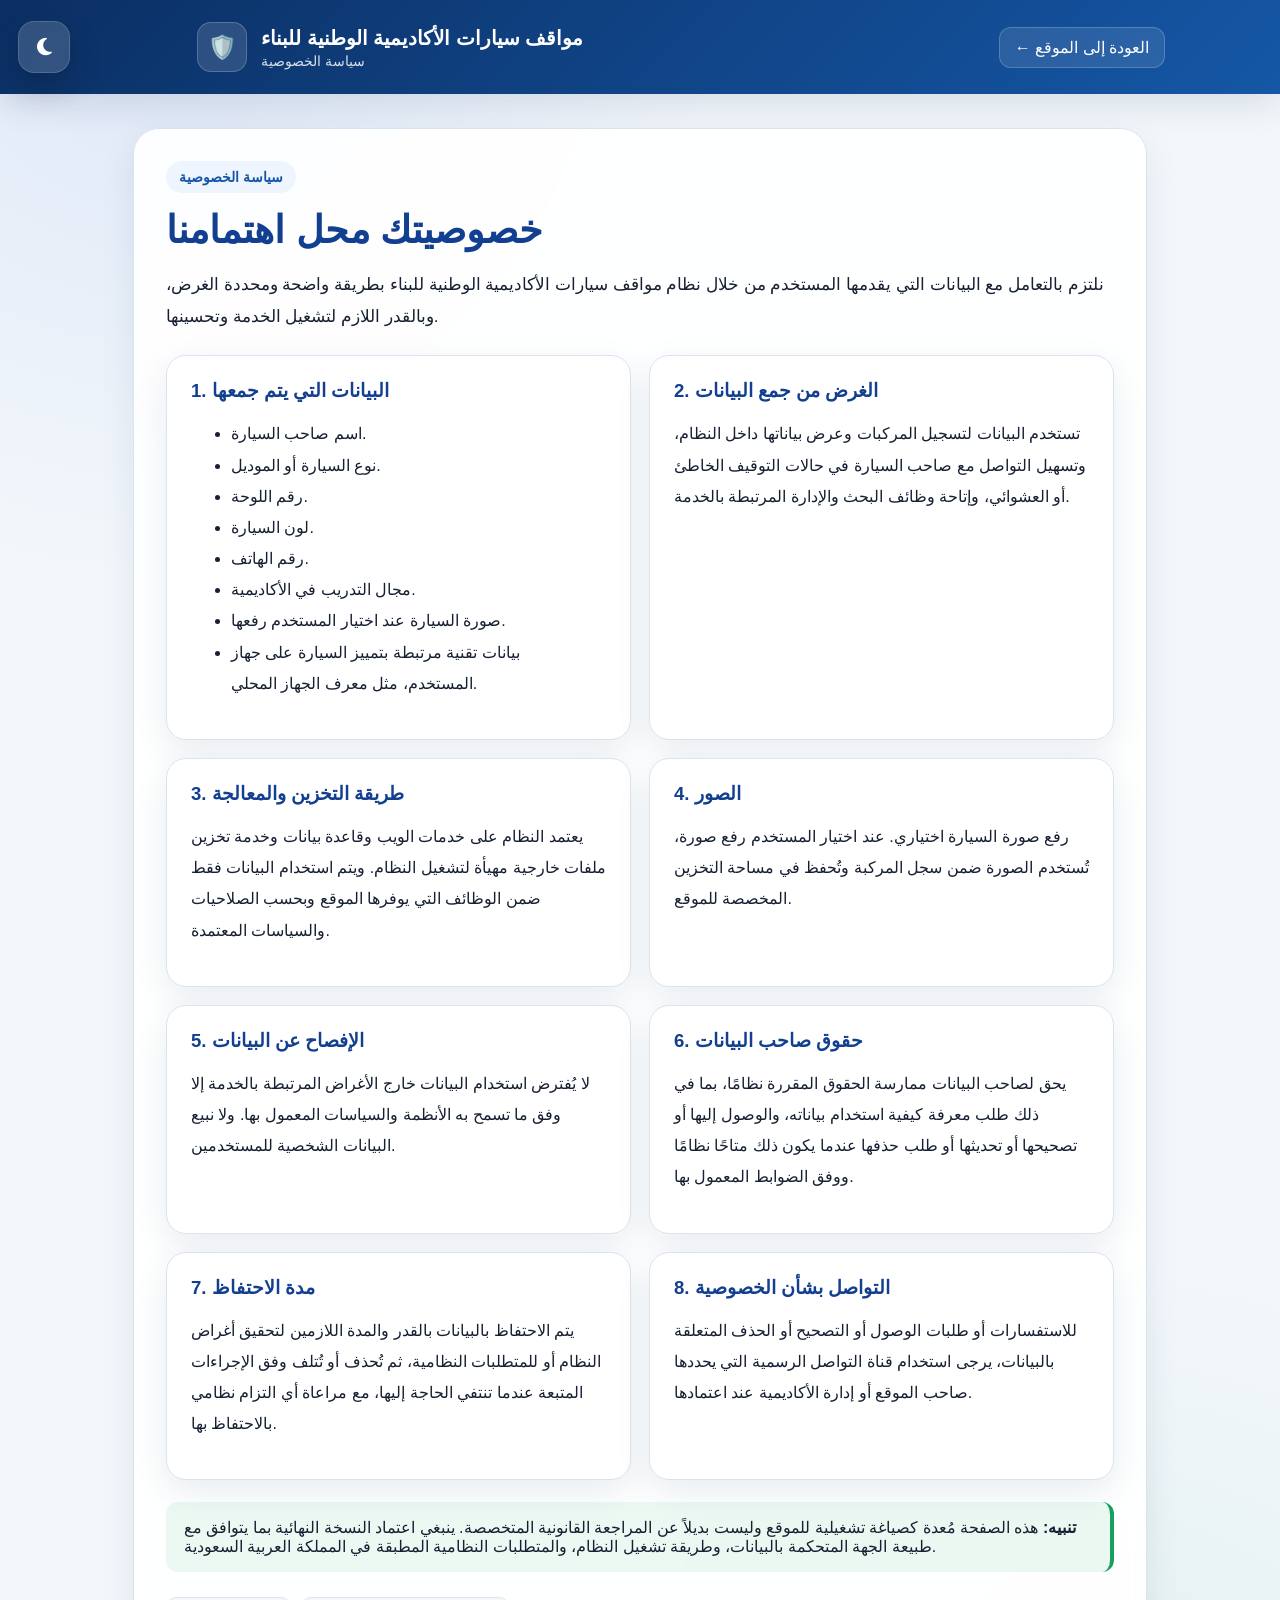
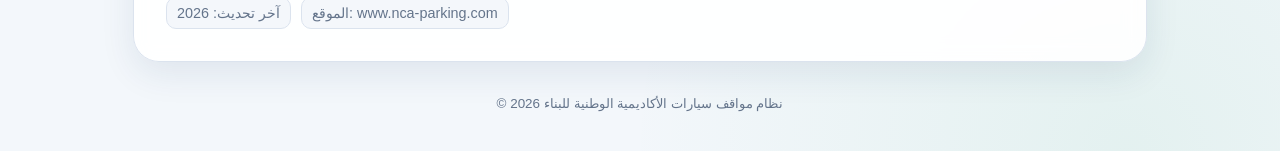
<file: privacy.html>
<head>
  <meta charset="UTF-8">
  <meta name="viewport" content="width=device-width, initial-scale=1.0">
  <title>سياسة الخصوصية | مواقف سيارات الأكاديمية الوطنية للبناء</title>
  <link rel="stylesheet" href="https://cdnjs.cloudflare.com/ajax/libs/font-awesome/6.4.0/css/all.min.css">
  <meta name="description" content="سياسة الخصوصية لنظام مواقف سيارات الأكاديمية الوطنية للبناء">
  



<style>
:root{
  --navy:#0b2f63;
  --blue:#1557a6;
  --green:#0a9b55;
  --ink:#182234;
  --muted:#64748b;
  --bg:#f4f7fb;
  --card:#ffffff;
  --line:#e2e8f0;
}
*{box-sizing:border-box}
body{
  margin:0;
  font-family:"Segoe UI",Tahoma,Arial,sans-serif;
  color:var(--ink);
  background:
    radial-gradient(circle at 10% 0%, rgba(21,87,166,.12), transparent 30%),
    radial-gradient(circle at 90% 100%, rgba(10,155,85,.08), transparent 30%),
    var(--bg);
}
.top{
  background:linear-gradient(135deg,var(--navy),var(--blue));
  color:white;
  padding:22px 18px;
}
.top-inner{max-width:1050px;margin:auto;display:flex;align-items:center;justify-content:space-between;gap:20px}
.brand{display:flex;align-items:center;gap:14px}
.brand .mark{
  width:50px;height:50px;border-radius:14px;
  display:grid;place-items:center;
  background:rgba(255,255,255,.13);
  border:1px solid rgba(255,255,255,.2);
  font-size:23px;
}
.brand h1{margin:0;font-size:1.25rem}
.brand p{margin:3px 0 0;opacity:.84;font-size:.9rem}
.back{
  color:white;text-decoration:none;
  padding:10px 15px;border-radius:12px;
  background:rgba(255,255,255,.1);
  border:1px solid rgba(255,255,255,.2);
  white-space:nowrap;
}
.wrap{max-width:1050px;margin:34px auto;padding:0 18px}
.hero{
  background:rgba(255,255,255,.88);
  border:1px solid var(--line);
  border-radius:26px;
  padding:32px;
  box-shadow:0 18px 60px rgba(15,45,90,.10);
  backdrop-filter:blur(10px);
}
.badge{
  display:inline-flex;align-items:center;gap:8px;
  padding:8px 13px;border-radius:999px;
  background:#eef5ff;color:var(--blue);
  font-weight:800;font-size:.88rem;
}
h2{margin:14px 0 10px;color:var(--navy);font-size:clamp(1.8rem,4vw,2.4rem)}
.lead{color:var(--muted);font-size:1.06rem;line-height:1.9}
.grid{display:grid;grid-template-columns:repeat(2,minmax(0,1fr));gap:18px;margin-top:22px}
.section{
  background:var(--card);
  border:1px solid var(--line);
  border-radius:20px;
  padding:24px;
}
.section h3{margin:0 0 12px;color:var(--navy);font-size:1.16rem}
.section p,.section li{color:#4b5563;line-height:1.95}
.section ul{padding-right:20px}
.note{
  margin-top:22px;padding:16px 18px;
  border-right:4px solid var(--green);
  background:#f0faf5;border-radius:12px;color:#234;
}
.meta{margin-top:25px;display:flex;flex-wrap:wrap;gap:10px;color:var(--muted);font-size:.9rem}
.meta span{background:#f8fafc;border:1px solid var(--line);padding:7px 10px;border-radius:10px}
footer{max-width:1050px;margin:18px auto 40px;padding:0 18px;color:#76839a;text-align:center;font-size:.84rem}
@media(max-width:760px){.grid{grid-template-columns:1fr}.hero{padding:22px}.top-inner{align-items:flex-start;flex-direction:column}.back{width:100%;text-align:center}}
</style>

<style id="index-theme-matched">
  :root{
    --bg-primary:#f3f7fb;
    --bg-secondary:#ffffff;
    --bg-elevated:rgba(255,255,255,.92);
    --text-primary:#172033;
    --text-secondary:#64748b;
    --text-muted:#8b98aa;
    --accent-blue:#123f8f;
    --accent-blue-light:#2c67d8;
    --accent-green:#16a05d;
    --accent-red:#d9364f;
    --accent-yellow:#f2b705;
    --accent-info:#168ca5;
    --border-color:#dbe3ee;
    --input-bg:#ffffff;
    --hover-bg:#f4f7fb;
    --header-shadow:0 10px 34px rgba(16,42,82,.12);
    --card-shadow:0 12px 35px rgba(18,52,96,.09);
  }

  [data-theme="dark"]{
    --bg-primary:#0b1220;
    --bg-secondary:#121b2b;
    --bg-elevated:rgba(18,27,43,.94);
    --text-primary:#f4f7fb;
    --text-secondary:#aab6c7;
    --text-muted:#7f8ca0;
    --accent-blue:#79a6ff;
    --accent-blue-light:#3e76e5;
    --accent-green:#45cf8a;
    --accent-red:#ff6b7c;
    --accent-yellow:#ffd45a;
    --accent-info:#59c4da;
    --border-color:#27344a;
    --input-bg:#0f1726;
    --hover-bg:#182337;
    --header-shadow:0 16px 45px rgba(0,0,0,.34);
    --card-shadow:0 18px 48px rgba(0,0,0,.28);
  }

  html{color-scheme:light;}
  html[data-theme="dark"]{color-scheme:dark;}

  body{
    background:
      radial-gradient(circle at 12% 0%,rgba(44,103,216,.10),transparent 28%),
      radial-gradient(circle at 88% 100%,rgba(22,160,93,.07),transparent 24%),
      var(--bg-primary);
    color:var(--text-primary);
    transition:background-color .35s ease,color .35s ease;
  }

  .top{position:relative;box-shadow:var(--header-shadow);}
  .top-inner{position:relative;padding-left:82px;}

  .hero{
    background:var(--bg-elevated);
    border-color:var(--border-color);
    box-shadow:var(--card-shadow);
    color:var(--text-primary);
    transition:background-color .35s ease,border-color .35s ease,box-shadow .35s ease,color .35s ease;
  }

  .section{
    background:var(--bg-secondary);
    border-color:var(--border-color);
    color:var(--text-primary);
    box-shadow:var(--card-shadow);
    transition:background-color .35s ease,border-color .35s ease,box-shadow .35s ease,color .35s ease;
  }

  h2,.section h3{color:var(--accent-blue);}
  .lead,.section p,.section li{color:var(--text-primary);}
  .meta{color:var(--text-secondary);}
  .meta span{
    background:var(--hover-bg);
    border-color:var(--border-color);
    color:var(--text-secondary);
  }
  .note{
    background:rgba(22,160,93,.08);
    border-right-color:var(--accent-green);
    color:var(--text-primary);
  }
  footer{color:var(--text-secondary);}

  [data-theme="dark"] .hero,
  [data-theme="dark"] .section{
    background:var(--bg-secondary);
    border-color:var(--border-color);
    color:var(--text-primary);
    box-shadow:var(--card-shadow);
  }
  [data-theme="dark"] h2,
  [data-theme="dark"] .section h3{color:var(--accent-blue);}
  [data-theme="dark"] .lead,
  [data-theme="dark"] .section p,
  [data-theme="dark"] .section li{color:var(--text-primary);}
  [data-theme="dark"] .note{
    background:rgba(69,207,138,.09);
    color:var(--text-primary);
    border-right-color:var(--accent-green);
  }
  [data-theme="dark"] .meta span{
    background:var(--hover-bg);
    border-color:var(--border-color);
    color:var(--text-secondary);
  }

  /* زر الوضع بنفس بساطة ورقي الموقع الرئيسي */
  .legal-theme-toggle{
    position:absolute;
    top:50%;
    left:18px;
    width:52px;
    height:52px;
    transform:translateY(-50%);
    padding:0;
    border:1px solid rgba(255,255,255,.15);
    border-radius:16px;
    background:rgba(255,255,255,.16);
    color:#fff;
    display:grid;
    place-items:center;
    cursor:pointer;
    z-index:30;
    box-shadow:0 14px 32px rgba(0,0,0,.18);
    backdrop-filter:blur(12px);
    -webkit-backdrop-filter:blur(12px);
    transition:transform .25s ease,background .25s ease,box-shadow .25s ease;
  }
  .legal-theme-toggle:hover{
    transform:translateY(-50%) scale(1.04);
    background:rgba(255,255,255,.25);
    box-shadow:0 18px 40px rgba(0,0,0,.24);
  }
  .legal-theme-toggle:active{transform:translateY(-50%) scale(.97);}
  .legal-theme-toggle:focus-visible{
    outline:none;
    box-shadow:0 0 0 4px rgba(121,166,255,.22),0 14px 32px rgba(0,0,0,.18);
  }
  .legal-theme-toggle i{
    font-size:1.24rem;
    transition:transform .35s ease,color .25s ease;
  }
  [data-theme="dark"] .legal-theme-toggle{
    background:rgba(15,23,38,.76);
    border-color:rgba(121,166,255,.22);
  }
  [data-theme="dark"] .legal-theme-toggle i{
    color:var(--accent-yellow);
    transform:rotate(180deg);
  }

  @media(max-width:760px){
    .top-inner{padding-left:64px;}
    .legal-theme-toggle{left:10px;width:48px;height:48px;border-radius:15px;}
  }
  @media(max-width:420px){
    .top-inner{padding-left:56px;}
    .legal-theme-toggle{left:8px;width:44px;height:44px;border-radius:13px;}
  }
</style>

</head></head>
<body>
<header class="top">
  <button class="legal-theme-toggle" id="legalThemeToggleBtn" type="button"
          aria-label="تفعيل الوضع الليلي" title="تفعيل الوضع الليلي">
    <i class="fas fa-moon" aria-hidden="true"></i>
  </button>
<div class="top-inner">
    <div class="brand">
      <div class="mark">🛡️</div>
      <div>
        <h1>مواقف سيارات الأكاديمية الوطنية للبناء</h1>
        <p>سياسة الخصوصية</p>
      </div>
    </div>
    <a class="back" href="https://www.nca-parking.com/">← العودة إلى الموقع</a>
  </div>
</header>

<main class="wrap">
  <section class="hero">
    <span class="badge">سياسة الخصوصية</span>
    <h2>خصوصيتك محل اهتمامنا</h2>
    <p class="lead">
      نلتزم بالتعامل مع البيانات التي يقدمها المستخدم من خلال نظام مواقف سيارات الأكاديمية
      الوطنية للبناء بطريقة واضحة ومحددة الغرض، وبالقدر اللازم لتشغيل الخدمة وتحسينها.
    </p>

    <div class="grid">
      <article class="section">
        <h3>1. البيانات التي يتم جمعها</h3>
        <ul>
          <li>اسم صاحب السيارة.</li>
          <li>نوع السيارة أو الموديل.</li>
          <li>رقم اللوحة.</li>
          <li>لون السيارة.</li>
          <li>رقم الهاتف.</li>
          <li>مجال التدريب في الأكاديمية.</li>
          <li>صورة السيارة عند اختيار المستخدم رفعها.</li>
          <li>بيانات تقنية مرتبطة بتمييز السيارة على جهاز المستخدم، مثل معرف الجهاز المحلي.</li>
        </ul>
      </article>

      <article class="section">
        <h3>2. الغرض من جمع البيانات</h3>
        <p>
          تستخدم البيانات لتسجيل المركبات وعرض بياناتها داخل النظام، وتسهيل التواصل مع صاحب
          السيارة في حالات التوقيف الخاطئ أو العشوائي، وإتاحة وظائف البحث والإدارة المرتبطة بالخدمة.
        </p>
      </article>

      <article class="section">
        <h3>3. طريقة التخزين والمعالجة</h3>
        <p>
          يعتمد النظام على خدمات الويب وقاعدة بيانات وخدمة تخزين ملفات خارجية مهيأة لتشغيل النظام.
          ويتم استخدام البيانات فقط ضمن الوظائف التي يوفرها الموقع وبحسب الصلاحيات والسياسات المعتمدة.
        </p>
      </article>

      <article class="section">
        <h3>4. الصور</h3>
        <p>
          رفع صورة السيارة اختياري. عند اختيار المستخدم رفع صورة، تُستخدم الصورة ضمن سجل المركبة
          وتُحفظ في مساحة التخزين المخصصة للموقع.
        </p>
      </article>

      <article class="section">
        <h3>5. الإفصاح عن البيانات</h3>
        <p>
          لا يُفترض استخدام البيانات خارج الأغراض المرتبطة بالخدمة إلا وفق ما تسمح به الأنظمة
          والسياسات المعمول بها. ولا نبيع البيانات الشخصية للمستخدمين.
        </p>
      </article>

      <article class="section">
        <h3>6. حقوق صاحب البيانات</h3>
        <p>
          يحق لصاحب البيانات ممارسة الحقوق المقررة نظامًا، بما في ذلك طلب معرفة كيفية استخدام
          بياناته، والوصول إليها أو تصحيحها أو تحديثها أو طلب حذفها عندما يكون ذلك متاحًا نظامًا
          ووفق الضوابط المعمول بها.
        </p>
      </article>

      <article class="section">
        <h3>7. مدة الاحتفاظ</h3>
        <p>
          يتم الاحتفاظ بالبيانات بالقدر والمدة اللازمين لتحقيق أغراض النظام أو للمتطلبات النظامية،
          ثم تُحذف أو تُتلف وفق الإجراءات المتبعة عندما تنتفي الحاجة إليها، مع مراعاة أي التزام
          نظامي بالاحتفاظ بها.
        </p>
      </article>

      <article class="section">
        <h3>8. التواصل بشأن الخصوصية</h3>
        <p>
          للاستفسارات أو طلبات الوصول أو التصحيح أو الحذف المتعلقة بالبيانات، يرجى استخدام قناة
          التواصل الرسمية التي يحددها صاحب الموقع أو إدارة الأكاديمية عند اعتمادها.
        </p>
      </article>
    </div>

    <div class="note">
      <strong>تنبيه:</strong>
      هذه الصفحة مُعدة كصياغة تشغيلية للموقع وليست بديلاً عن المراجعة القانونية المتخصصة.
      ينبغي اعتماد النسخة النهائية بما يتوافق مع طبيعة الجهة المتحكمة بالبيانات، وطريقة تشغيل
      النظام، والمتطلبات النظامية المطبقة في المملكة العربية السعودية.
    </div>

    <div class="meta">
      <span>آخر تحديث: 2026</span>
      <span>الموقع: www.nca-parking.com</span>
    </div>
  </section>
</main>

<footer>© 2026 نظام مواقف سيارات الأكاديمية الوطنية للبناء</footer>

<script id="legal-theme-script">
(() => {
  const root = document.documentElement;
  const button = document.getElementById("legalThemeToggleBtn");
  const key = "parking_theme";

  function theme() {
    const saved = localStorage.getItem(key);
    if (saved === "dark" || saved === "light") return saved;
    return window.matchMedia?.("(prefers-color-scheme: dark)").matches ? "dark" : "light";
  }

  function render(mode) {
    const dark = mode === "dark";
    root.setAttribute("data-theme", dark ? "dark" : "light");
    root.style.colorScheme = dark ? "dark" : "light";
    if (button) {
      const icon = button.querySelector("i");
      if (icon) icon.className = dark ? "fas fa-sun" : "fas fa-moon";
      button.setAttribute("aria-label", dark ? "تفعيل الوضع الفاتح" : "تفعيل الوضع الليلي");
      button.setAttribute("title", dark ? "التحويل إلى الوضع الفاتح" : "التحويل إلى الوضع الليلي");
    }
  }

  render(theme());

  button?.addEventListener("click", () => {
    const next = root.getAttribute("data-theme") === "dark" ? "light" : "dark";
    localStorage.setItem(key, next);
    render(next);
  });

  window.addEventListener("storage", () => render(theme()));
})();
</script>

</body>
</html>
</file>
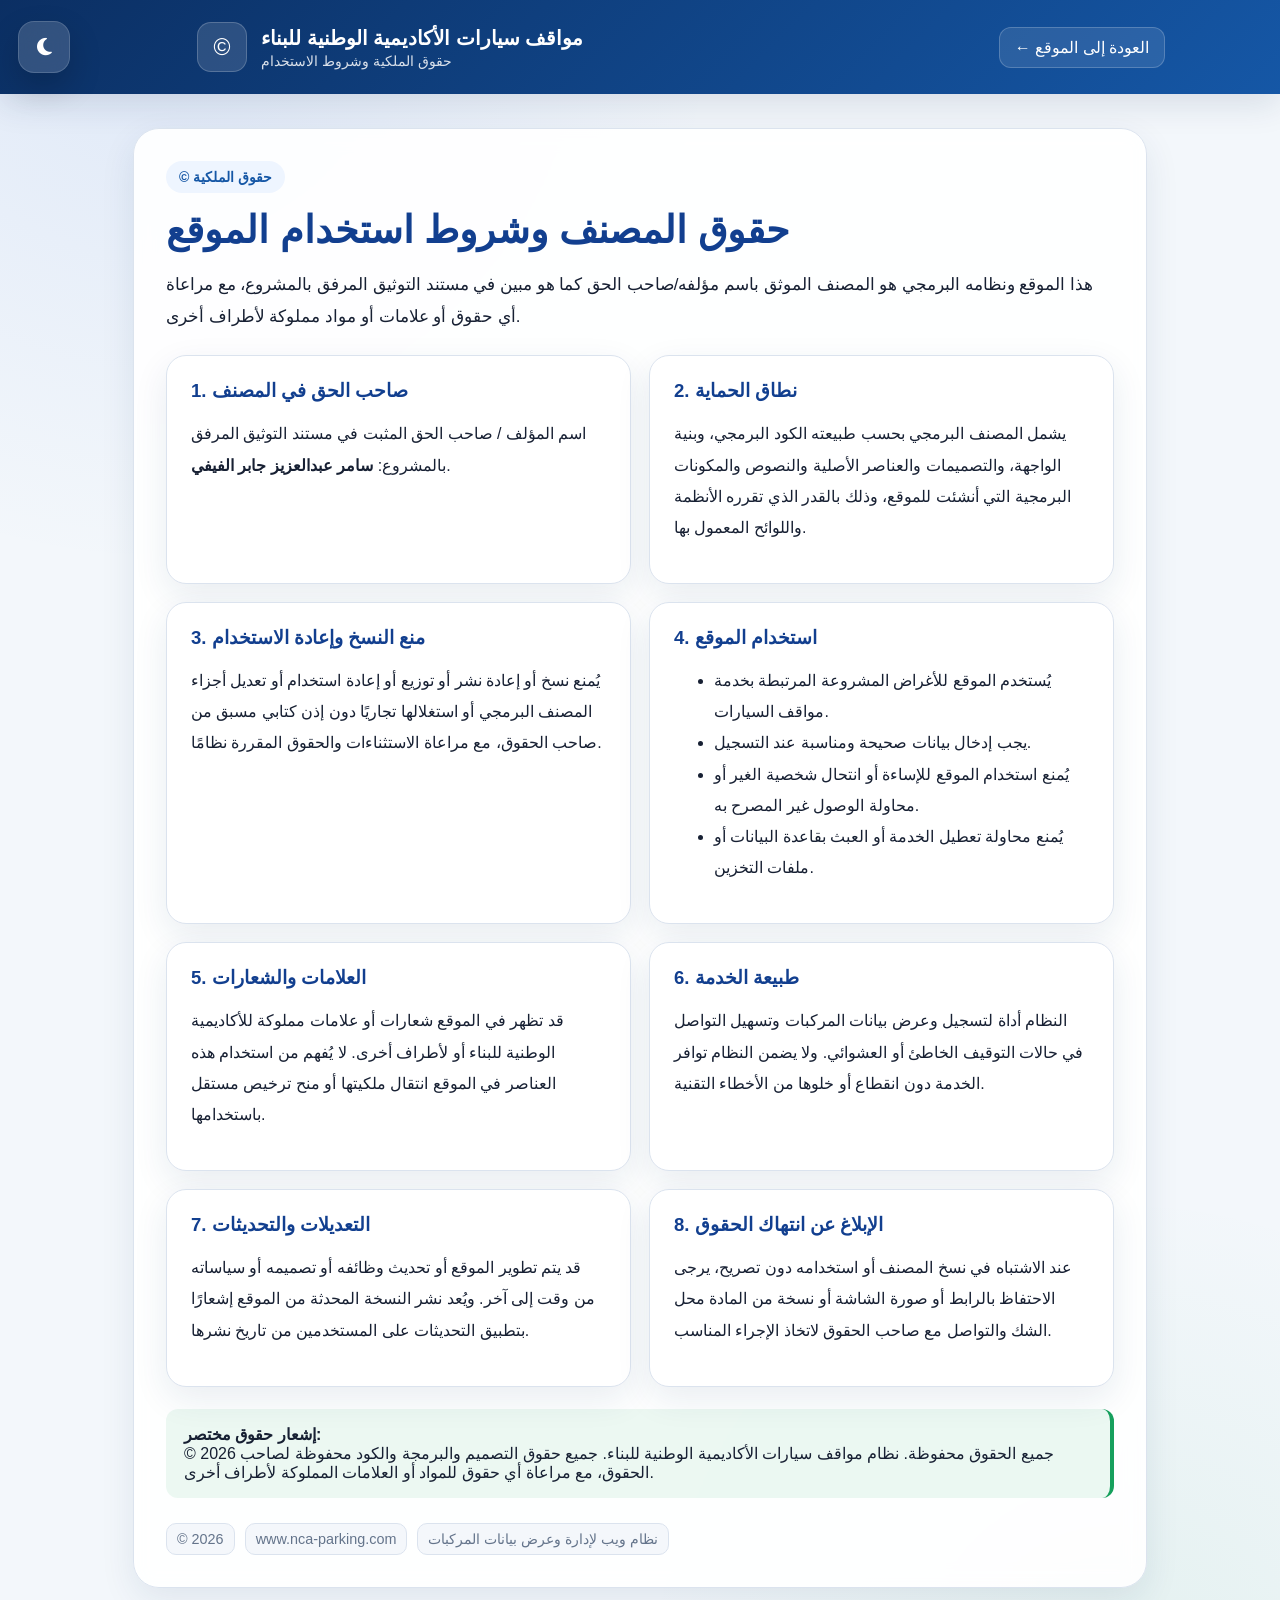
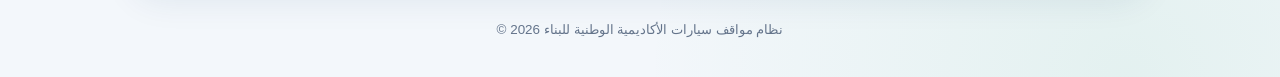
<file: terms.html>
<head>
  <meta charset="UTF-8">
  <meta name="viewport" content="width=device-width, initial-scale=1.0">
  <title>حقوق الملكية وشروط الاستخدام | مواقف سيارات الأكاديمية الوطنية للبناء</title>
  <link rel="stylesheet" href="https://cdnjs.cloudflare.com/ajax/libs/font-awesome/6.4.0/css/all.min.css">
  <meta name="description" content="حقوق الملكية الفكرية وشروط استخدام نظام مواقف سيارات الأكاديمية الوطنية للبناء">
  



<style>
:root{
  --navy:#0b2f63;
  --blue:#1557a6;
  --green:#0a9b55;
  --ink:#182234;
  --muted:#64748b;
  --bg:#f4f7fb;
  --card:#ffffff;
  --line:#e2e8f0;
}
*{box-sizing:border-box}
body{
  margin:0;
  font-family:"Segoe UI",Tahoma,Arial,sans-serif;
  color:var(--ink);
  background:
    radial-gradient(circle at 10% 0%, rgba(21,87,166,.12), transparent 30%),
    radial-gradient(circle at 90% 100%, rgba(10,155,85,.08), transparent 30%),
    var(--bg);
}
.top{
  background:linear-gradient(135deg,var(--navy),var(--blue));
  color:white;
  padding:22px 18px;
}
.top-inner{max-width:1050px;margin:auto;display:flex;align-items:center;justify-content:space-between;gap:20px}
.brand{display:flex;align-items:center;gap:14px}
.brand .mark{
  width:50px;height:50px;border-radius:14px;
  display:grid;place-items:center;
  background:rgba(255,255,255,.13);
  border:1px solid rgba(255,255,255,.2);
  font-size:23px;
}
.brand h1{margin:0;font-size:1.25rem}
.brand p{margin:3px 0 0;opacity:.84;font-size:.9rem}
.back{
  color:white;text-decoration:none;
  padding:10px 15px;border-radius:12px;
  background:rgba(255,255,255,.1);
  border:1px solid rgba(255,255,255,.2);
  white-space:nowrap;
}
.wrap{max-width:1050px;margin:34px auto;padding:0 18px}
.hero{
  background:rgba(255,255,255,.88);
  border:1px solid var(--line);
  border-radius:26px;
  padding:32px;
  box-shadow:0 18px 60px rgba(15,45,90,.10);
  backdrop-filter:blur(10px);
}
.badge{
  display:inline-flex;align-items:center;gap:8px;
  padding:8px 13px;border-radius:999px;
  background:#eef5ff;color:var(--blue);
  font-weight:800;font-size:.88rem;
}
h2{margin:14px 0 10px;color:var(--navy);font-size:clamp(1.8rem,4vw,2.4rem)}
.lead{color:var(--muted);font-size:1.06rem;line-height:1.9}
.grid{display:grid;grid-template-columns:repeat(2,minmax(0,1fr));gap:18px;margin-top:22px}
.section{
  background:var(--card);
  border:1px solid var(--line);
  border-radius:20px;
  padding:24px;
}
.section h3{margin:0 0 12px;color:var(--navy);font-size:1.16rem}
.section p,.section li{color:#4b5563;line-height:1.95}
.section ul{padding-right:20px}
.note{
  margin-top:22px;padding:16px 18px;
  border-right:4px solid var(--green);
  background:#f0faf5;border-radius:12px;color:#234;
}
.meta{margin-top:25px;display:flex;flex-wrap:wrap;gap:10px;color:var(--muted);font-size:.9rem}
.meta span{background:#f8fafc;border:1px solid var(--line);padding:7px 10px;border-radius:10px}
footer{max-width:1050px;margin:18px auto 40px;padding:0 18px;color:#76839a;text-align:center;font-size:.84rem}
@media(max-width:760px){.grid{grid-template-columns:1fr}.hero{padding:22px}.top-inner{align-items:flex-start;flex-direction:column}.back{width:100%;text-align:center}}
</style>

<style id="index-theme-matched">
  :root{
    --bg-primary:#f3f7fb;
    --bg-secondary:#ffffff;
    --bg-elevated:rgba(255,255,255,.92);
    --text-primary:#172033;
    --text-secondary:#64748b;
    --text-muted:#8b98aa;
    --accent-blue:#123f8f;
    --accent-blue-light:#2c67d8;
    --accent-green:#16a05d;
    --accent-red:#d9364f;
    --accent-yellow:#f2b705;
    --accent-info:#168ca5;
    --border-color:#dbe3ee;
    --input-bg:#ffffff;
    --hover-bg:#f4f7fb;
    --header-shadow:0 10px 34px rgba(16,42,82,.12);
    --card-shadow:0 12px 35px rgba(18,52,96,.09);
  }

  [data-theme="dark"]{
    --bg-primary:#0b1220;
    --bg-secondary:#121b2b;
    --bg-elevated:rgba(18,27,43,.94);
    --text-primary:#f4f7fb;
    --text-secondary:#aab6c7;
    --text-muted:#7f8ca0;
    --accent-blue:#79a6ff;
    --accent-blue-light:#3e76e5;
    --accent-green:#45cf8a;
    --accent-red:#ff6b7c;
    --accent-yellow:#ffd45a;
    --accent-info:#59c4da;
    --border-color:#27344a;
    --input-bg:#0f1726;
    --hover-bg:#182337;
    --header-shadow:0 16px 45px rgba(0,0,0,.34);
    --card-shadow:0 18px 48px rgba(0,0,0,.28);
  }

  html{color-scheme:light;}
  html[data-theme="dark"]{color-scheme:dark;}

  body{
    background:
      radial-gradient(circle at 12% 0%,rgba(44,103,216,.10),transparent 28%),
      radial-gradient(circle at 88% 100%,rgba(22,160,93,.07),transparent 24%),
      var(--bg-primary);
    color:var(--text-primary);
    transition:background-color .35s ease,color .35s ease;
  }

  .top{position:relative;box-shadow:var(--header-shadow);}
  .top-inner{position:relative;padding-left:82px;}

  .hero{
    background:var(--bg-elevated);
    border-color:var(--border-color);
    box-shadow:var(--card-shadow);
    color:var(--text-primary);
    transition:background-color .35s ease,border-color .35s ease,box-shadow .35s ease,color .35s ease;
  }

  .section{
    background:var(--bg-secondary);
    border-color:var(--border-color);
    color:var(--text-primary);
    box-shadow:var(--card-shadow);
    transition:background-color .35s ease,border-color .35s ease,box-shadow .35s ease,color .35s ease;
  }

  h2,.section h3{color:var(--accent-blue);}
  .lead,.section p,.section li{color:var(--text-primary);}
  .meta{color:var(--text-secondary);}
  .meta span{
    background:var(--hover-bg);
    border-color:var(--border-color);
    color:var(--text-secondary);
  }
  .note{
    background:rgba(22,160,93,.08);
    border-right-color:var(--accent-green);
    color:var(--text-primary);
  }
  footer{color:var(--text-secondary);}

  [data-theme="dark"] .hero,
  [data-theme="dark"] .section{
    background:var(--bg-secondary);
    border-color:var(--border-color);
    color:var(--text-primary);
    box-shadow:var(--card-shadow);
  }
  [data-theme="dark"] h2,
  [data-theme="dark"] .section h3{color:var(--accent-blue);}
  [data-theme="dark"] .lead,
  [data-theme="dark"] .section p,
  [data-theme="dark"] .section li{color:var(--text-primary);}
  [data-theme="dark"] .note{
    background:rgba(69,207,138,.09);
    color:var(--text-primary);
    border-right-color:var(--accent-green);
  }
  [data-theme="dark"] .meta span{
    background:var(--hover-bg);
    border-color:var(--border-color);
    color:var(--text-secondary);
  }

  /* زر الوضع بنفس بساطة ورقي الموقع الرئيسي */
  .legal-theme-toggle{
    position:absolute;
    top:50%;
    left:18px;
    width:52px;
    height:52px;
    transform:translateY(-50%);
    padding:0;
    border:1px solid rgba(255,255,255,.15);
    border-radius:16px;
    background:rgba(255,255,255,.16);
    color:#fff;
    display:grid;
    place-items:center;
    cursor:pointer;
    z-index:30;
    box-shadow:0 14px 32px rgba(0,0,0,.18);
    backdrop-filter:blur(12px);
    -webkit-backdrop-filter:blur(12px);
    transition:transform .25s ease,background .25s ease,box-shadow .25s ease;
  }
  .legal-theme-toggle:hover{
    transform:translateY(-50%) scale(1.04);
    background:rgba(255,255,255,.25);
    box-shadow:0 18px 40px rgba(0,0,0,.24);
  }
  .legal-theme-toggle:active{transform:translateY(-50%) scale(.97);}
  .legal-theme-toggle:focus-visible{
    outline:none;
    box-shadow:0 0 0 4px rgba(121,166,255,.22),0 14px 32px rgba(0,0,0,.18);
  }
  .legal-theme-toggle i{
    font-size:1.24rem;
    transition:transform .35s ease,color .25s ease;
  }
  [data-theme="dark"] .legal-theme-toggle{
    background:rgba(15,23,38,.76);
    border-color:rgba(121,166,255,.22);
  }
  [data-theme="dark"] .legal-theme-toggle i{
    color:var(--accent-yellow);
    transform:rotate(180deg);
  }

  @media(max-width:760px){
    .top-inner{padding-left:64px;}
    .legal-theme-toggle{left:10px;width:48px;height:48px;border-radius:15px;}
  }
  @media(max-width:420px){
    .top-inner{padding-left:56px;}
    .legal-theme-toggle{left:8px;width:44px;height:44px;border-radius:13px;}
  }
</style>

</head></head>
<body>
<header class="top">
  <button class="legal-theme-toggle" id="legalThemeToggleBtn" type="button"
          aria-label="تفعيل الوضع الليلي" title="تفعيل الوضع الليلي">
    <i class="fas fa-moon" aria-hidden="true"></i>
  </button>
<div class="top-inner">
    <div class="brand">
      <div class="mark">©</div>
      <div>
        <h1>مواقف سيارات الأكاديمية الوطنية للبناء</h1>
        <p>حقوق الملكية وشروط الاستخدام</p>
      </div>
    </div>
    <a class="back" href="https://www.nca-parking.com/">← العودة إلى الموقع</a>
  </div>
</header>

<main class="wrap">
  <section class="hero">
    <span class="badge">© حقوق الملكية</span>
    <h2>حقوق المصنف وشروط استخدام الموقع</h2>
    <p class="lead">
      هذا الموقع ونظامه البرمجي هو المصنف الموثق باسم مؤلفه/صاحب الحق كما هو مبين في مستند
      التوثيق المرفق بالمشروع، مع مراعاة أي حقوق أو علامات أو مواد مملوكة لأطراف أخرى.
    </p>

    <div class="grid">
      <article class="section">
        <h3>1. صاحب الحق في المصنف</h3>
        <p>
          اسم المؤلف / صاحب الحق المثبت في مستند التوثيق المرفق بالمشروع:
          <strong>سامر عبدالعزيز جابر الفيفي</strong>.
        </p>
      </article>

      <article class="section">
        <h3>2. نطاق الحماية</h3>
        <p>
          يشمل المصنف البرمجي بحسب طبيعته الكود البرمجي، وبنية الواجهة، والتصميمات والعناصر
          الأصلية والنصوص والمكونات البرمجية التي أنشئت للموقع، وذلك بالقدر الذي تقرره الأنظمة
          واللوائح المعمول بها.
        </p>
      </article>

      <article class="section">
        <h3>3. منع النسخ وإعادة الاستخدام</h3>
        <p>
          يُمنع نسخ أو إعادة نشر أو توزيع أو إعادة استخدام أو تعديل أجزاء المصنف البرمجي أو
          استغلالها تجاريًا دون إذن كتابي مسبق من صاحب الحقوق، مع مراعاة الاستثناءات والحقوق
          المقررة نظامًا.
        </p>
      </article>

      <article class="section">
        <h3>4. استخدام الموقع</h3>
        <ul>
          <li>يُستخدم الموقع للأغراض المشروعة المرتبطة بخدمة مواقف السيارات.</li>
          <li>يجب إدخال بيانات صحيحة ومناسبة عند التسجيل.</li>
          <li>يُمنع استخدام الموقع للإساءة أو انتحال شخصية الغير أو محاولة الوصول غير المصرح به.</li>
          <li>يُمنع محاولة تعطيل الخدمة أو العبث بقاعدة البيانات أو ملفات التخزين.</li>
        </ul>
      </article>

      <article class="section">
        <h3>5. العلامات والشعارات</h3>
        <p>
          قد تظهر في الموقع شعارات أو علامات مملوكة للأكاديمية الوطنية للبناء أو لأطراف أخرى.
          لا يُفهم من استخدام هذه العناصر في الموقع انتقال ملكيتها أو منح ترخيص مستقل باستخدامها.
        </p>
      </article>

      <article class="section">
        <h3>6. طبيعة الخدمة</h3>
        <p>
          النظام أداة لتسجيل وعرض بيانات المركبات وتسهيل التواصل في حالات التوقيف الخاطئ أو
          العشوائي. ولا يضمن النظام توافر الخدمة دون انقطاع أو خلوها من الأخطاء التقنية.
        </p>
      </article>

      <article class="section">
        <h3>7. التعديلات والتحديثات</h3>
        <p>
          قد يتم تطوير الموقع أو تحديث وظائفه أو تصميمه أو سياساته من وقت إلى آخر. ويُعد نشر
          النسخة المحدثة من الموقع إشعارًا بتطبيق التحديثات على المستخدمين من تاريخ نشرها.
        </p>
      </article>

      <article class="section">
        <h3>8. الإبلاغ عن انتهاك الحقوق</h3>
        <p>
          عند الاشتباه في نسخ المصنف أو استخدامه دون تصريح، يرجى الاحتفاظ بالرابط أو صورة الشاشة
          أو نسخة من المادة محل الشك والتواصل مع صاحب الحقوق لاتخاذ الإجراء المناسب.
        </p>
      </article>
    </div>

    <div class="note">
      <strong>إشعار حقوق مختصر:</strong><br>
      © 2026 جميع الحقوق محفوظة. نظام مواقف سيارات الأكاديمية الوطنية للبناء.
      جميع حقوق التصميم والبرمجة والكود محفوظة لصاحب الحقوق، مع مراعاة أي حقوق للمواد أو
      العلامات المملوكة لأطراف أخرى.
    </div>

    <div class="meta">
      <span>© 2026</span>
      <span>www.nca-parking.com</span>
      <span>نظام ويب لإدارة وعرض بيانات المركبات</span>
    </div>
  </section>
</main>

<footer>© 2026 نظام مواقف سيارات الأكاديمية الوطنية للبناء</footer>

<script id="legal-theme-script">
(() => {
  const root = document.documentElement;
  const button = document.getElementById("legalThemeToggleBtn");
  const key = "parking_theme";

  function theme() {
    const saved = localStorage.getItem(key);
    if (saved === "dark" || saved === "light") return saved;
    return window.matchMedia?.("(prefers-color-scheme: dark)").matches ? "dark" : "light";
  }

  function render(mode) {
    const dark = mode === "dark";
    root.setAttribute("data-theme", dark ? "dark" : "light");
    root.style.colorScheme = dark ? "dark" : "light";
    if (button) {
      const icon = button.querySelector("i");
      if (icon) icon.className = dark ? "fas fa-sun" : "fas fa-moon";
      button.setAttribute("aria-label", dark ? "تفعيل الوضع الفاتح" : "تفعيل الوضع الليلي");
      button.setAttribute("title", dark ? "التحويل إلى الوضع الفاتح" : "التحويل إلى الوضع الليلي");
    }
  }

  render(theme());

  button?.addEventListener("click", () => {
    const next = root.getAttribute("data-theme") === "dark" ? "light" : "dark";
    localStorage.setItem(key, next);
    render(next);
  });

  window.addEventListener("storage", () => render(theme()));
})();
</script>

</body>
</html>
</file>
